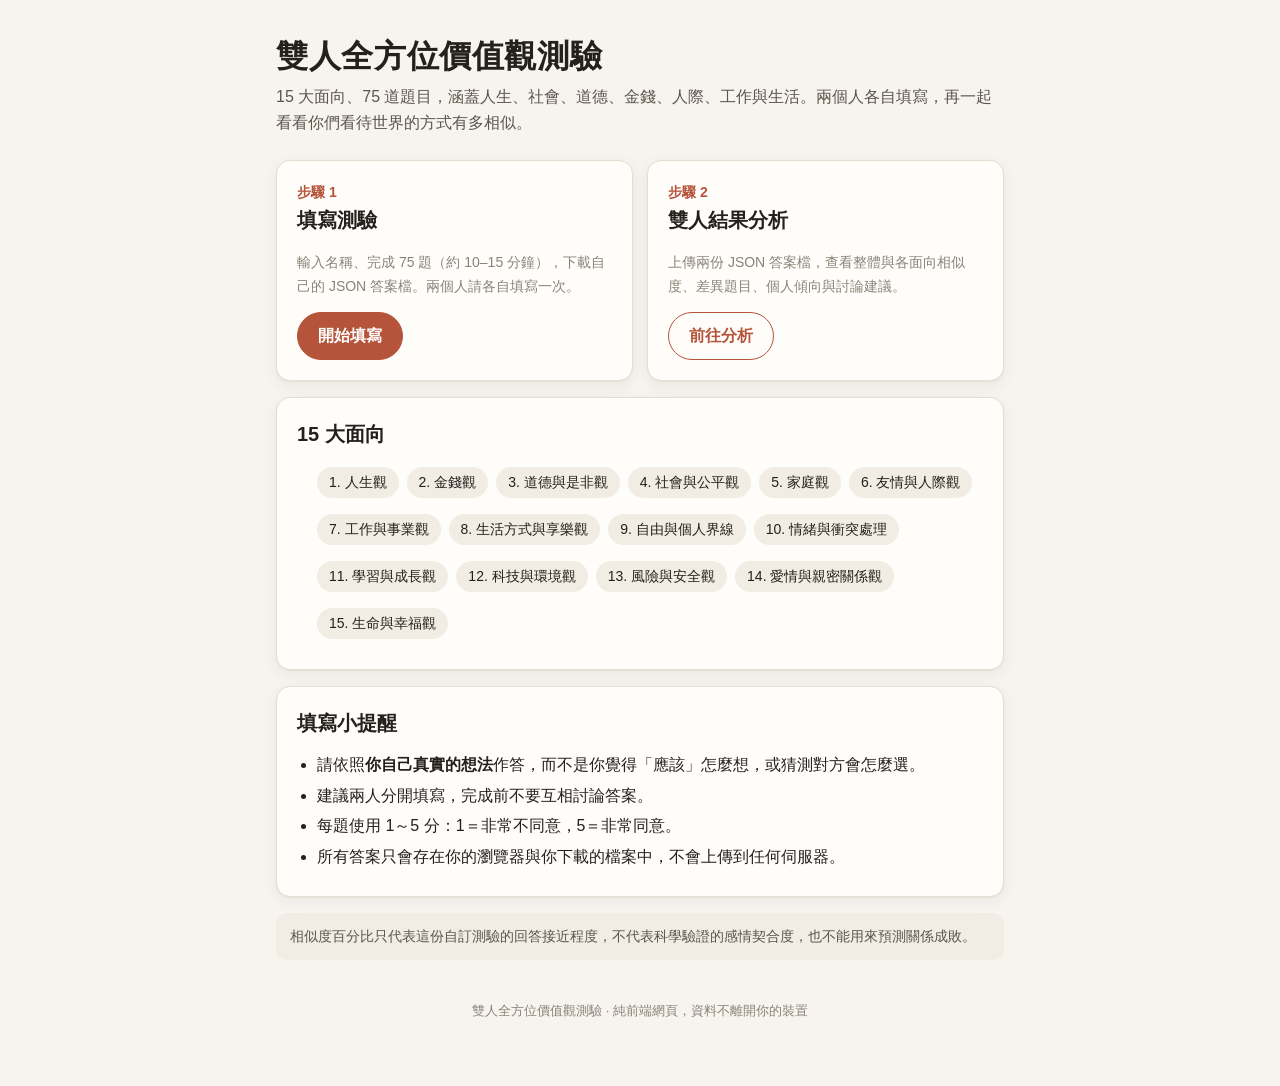
<file: index.html>
<!doctype html>
<html lang="zh-Hant">
<head>
  <meta charset="utf-8">
  <meta name="viewport" content="width=device-width, initial-scale=1">
  <title>雙人價值觀測驗</title>
  <meta name="description" content="15 大面向、75 題的雙人全方位價值觀測驗：各自填寫，再上傳兩份答案比較價值觀相似程度。">
  <link rel="icon" type="image/svg+xml" href="favicon.svg?v=3">
  <link rel="apple-touch-icon" href="apple-touch-icon.png?v=3">
  <link rel="stylesheet" href="css/style.css?v=3">
</head>
<body>
  <div class="wrap">
    <header class="site">
      <h1>雙人全方位價值觀測驗</h1>
      <p class="lead">15 大面向、75 道題目，涵蓋人生、社會、道德、金錢、人際、工作與生活。兩個人各自填寫，再一起看看你們看待世界的方式有多相似。</p>
    </header>

    <div class="choices">
      <a class="choice" href="quiz.html">
        <div class="card">
          <div class="num">步驟 1</div>
          <h2>填寫測驗</h2>
          <p class="muted">輸入名稱、完成 75 題（約 10–15 分鐘），下載自己的 JSON 答案檔。兩個人請各自填寫一次。</p>
          <span class="btn">開始填寫</span>
        </div>
      </a>
      <a class="choice" href="analysis.html">
        <div class="card">
          <div class="num">步驟 2</div>
          <h2>雙人結果分析</h2>
          <p class="muted">上傳兩份 JSON 答案檔，查看整體與各面向相似度、差異題目、個人傾向與討論建議。</p>
          <span class="btn ghost">前往分析</span>
        </div>
      </a>
    </div>

    <div class="card">
      <h2>15 大面向</h2>
      <ul class="dim-list" id="dims"></ul>
    </div>

    <div class="card">
      <h2>填寫小提醒</h2>
      <ul>
        <li>請依照<strong>你自己真實的想法</strong>作答，而不是你覺得「應該」怎麼想，或猜測對方會怎麼選。</li>
        <li>建議兩人分開填寫，完成前不要互相討論答案。</li>
        <li>每題使用 1～5 分：1＝非常不同意，5＝非常同意。</li>
        <li>所有答案只會存在你的瀏覽器與你下載的檔案中，不會上傳到任何伺服器。</li>
      </ul>
    </div>

    <p class="note">相似度百分比只代表這份自訂測驗的回答接近程度，不代表科學驗證的感情契合度，也不能用來預測關係成敗。</p>

    <footer>雙人全方位價值觀測驗 · 純前端網頁，資料不離開你的裝置</footer>
  </div>
  <script src="js/inapp.js?v=3"></script>
  <script src="js/questions.js?v=3"></script>
  <script>
    document.getElementById("dims").innerHTML =
      DIMENSIONS.map(d => `<li>${d.id}. ${d.name}</li>`).join("");
  </script>
</body>
</html>
</file>
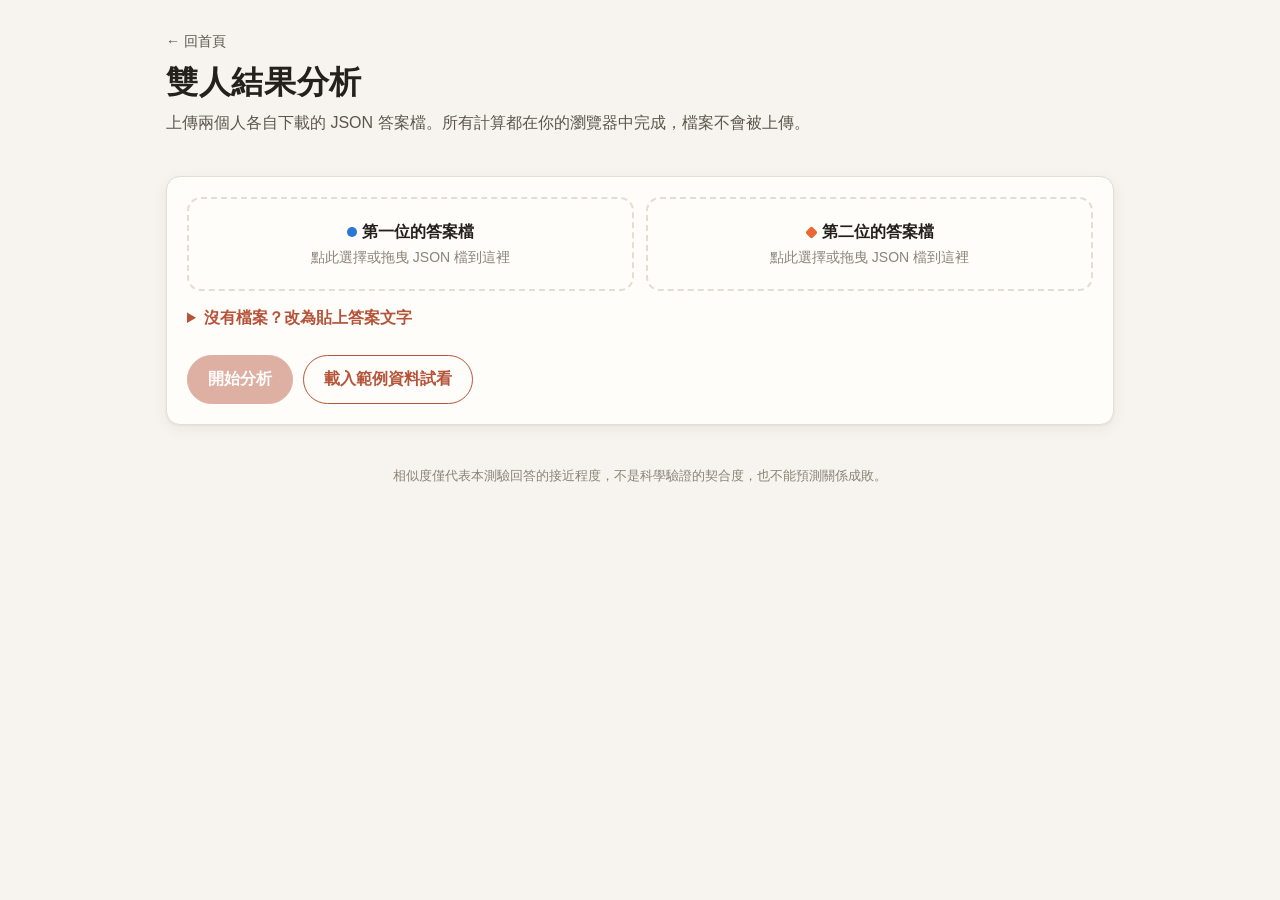
<file: analysis.html>
<!doctype html>
<html lang="zh-Hant">
<head>
  <meta charset="utf-8">
  <meta name="viewport" content="width=device-width, initial-scale=1">
  <title>雙人價值觀分析</title>
  <meta name="description" content="上傳兩份價值觀測驗 JSON 答案檔，比較整體與 15 大面向的相似度、差異與討論建議。">
  <link rel="icon" type="image/svg+xml" href="favicon.svg?v=3">
  <link rel="apple-touch-icon" href="apple-touch-icon.png?v=3">
  <link rel="stylesheet" href="css/style.css?v=3">
</head>
<body>
  <div class="wrap wide">
    <header class="site">
      <a class="back no-print" href="index.html">← 回首頁</a>
      <h1>雙人結果分析</h1>
      <p class="lead">上傳兩個人各自下載的 JSON 答案檔。所有計算都在你的瀏覽器中完成，檔案不會被上傳。</p>
    </header>

    <div class="card no-print" id="upload">
      <div class="upload-grid">
        <label class="drop" id="drop-a">
          <input type="file" accept=".json,application/json" data-slot="0">
          <div class="who"><i class="dot-a" style="display:inline-block;width:10px;height:10px;border-radius:50%"></i> 第一位的答案檔</div>
          <div class="muted" data-status>點此選擇或拖曳 JSON 檔到這裡</div>
        </label>
        <label class="drop" id="drop-b">
          <input type="file" accept=".json,application/json" data-slot="1">
          <div class="who"><i class="dot-b" style="display:inline-block;width:9px;height:9px;border-radius:2px;transform:rotate(45deg);margin:0 2px"></i> 第二位的答案檔</div>
          <div class="muted" data-status>點此選擇或拖曳 JSON 檔到這裡</div>
        </label>
      </div>
      <details class="paste">
        <summary>沒有檔案？改為貼上答案文字</summary>
        <p class="muted">貼上填寫頁「複製答案」產生的文字（或 JSON 檔的內容）。</p>
        <div class="upload-grid">
          <div><label class="field" for="paste-a">第一位</label><textarea id="paste-a" class="code" rows="4" placeholder="雙人價值觀測驗答案&#10;名稱：…&#10;代碼：VQ1-…"></textarea></div>
          <div><label class="field" for="paste-b">第二位</label><textarea id="paste-b" class="code" rows="4" placeholder="雙人價值觀測驗答案&#10;名稱：…&#10;代碼：VQ1-…"></textarea></div>
        </div>
        <div class="btn-row" style="margin-top:10px"><button class="btn ghost" id="use-paste" type="button">使用貼上的答案</button></div>
      </details>
      <p id="upload-msg" role="status" aria-live="polite"></p>
      <div class="btn-row">
        <button class="btn" id="run" type="button" disabled>開始分析</button>
        <button class="btn ghost" id="demo" type="button">載入範例資料試看</button>
      </div>
    </div>

    <div id="report"></div>

    <footer>相似度僅代表本測驗回答的接近程度，不是科學驗證的契合度，也不能預測關係成敗。</footer>
  </div>
  <div class="tip" id="tip"></div>
  <script src="js/inapp.js?v=3"></script>
  <script src="js/questions.js?v=3"></script>
  <script src="js/analysis.js?v=3"></script>
</body>
</html>
</file>
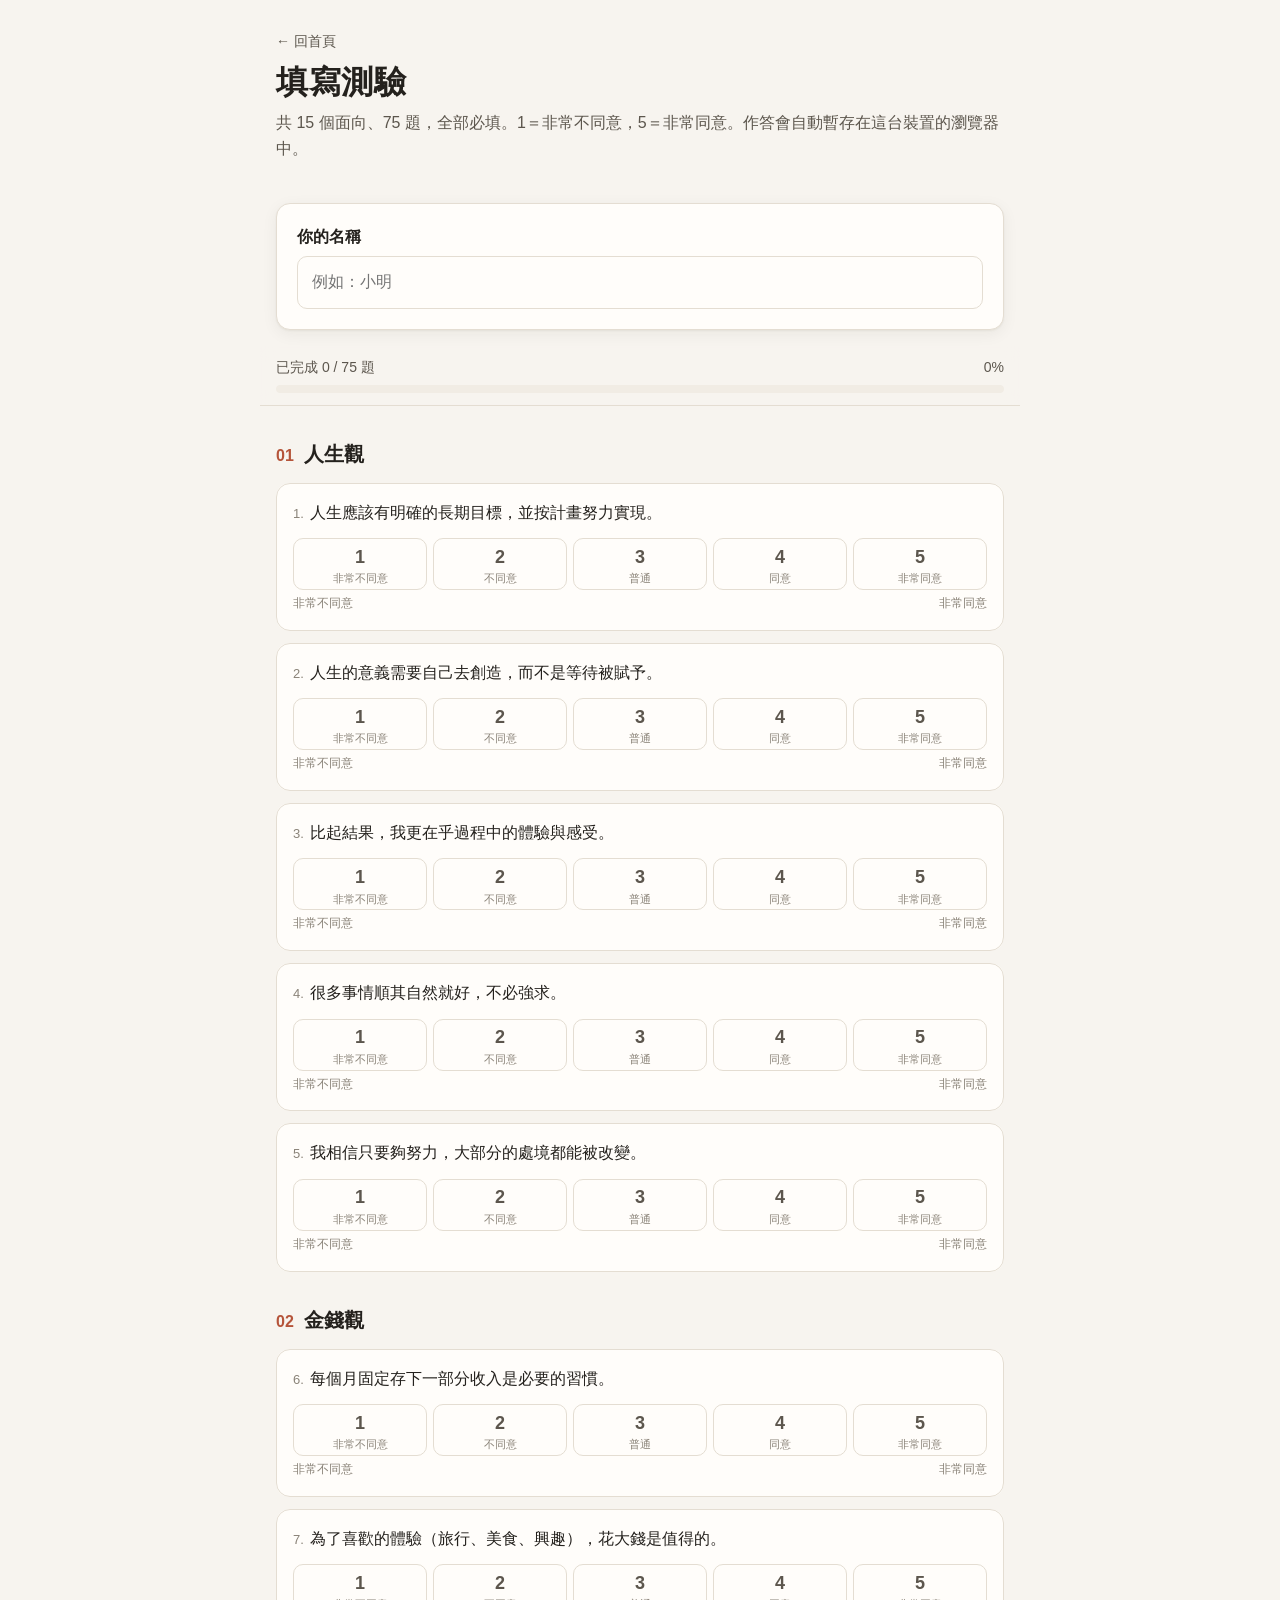
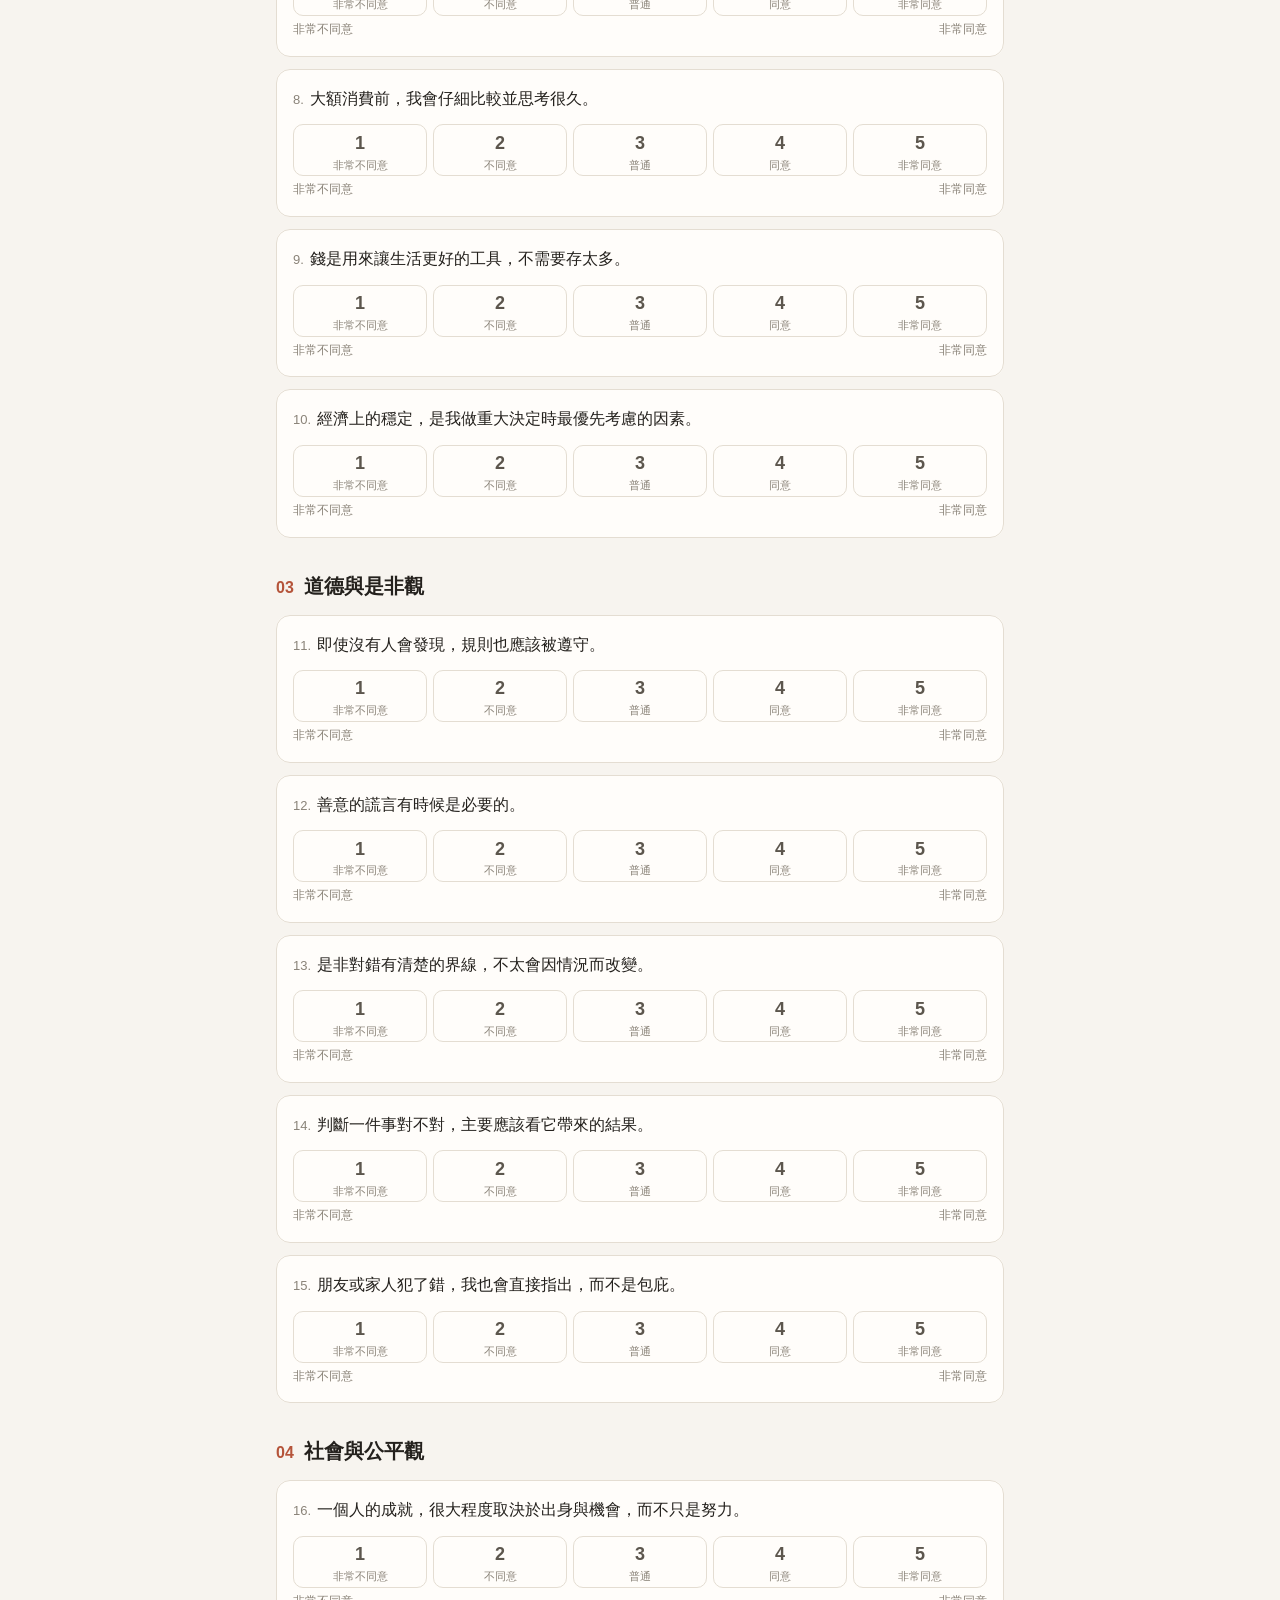
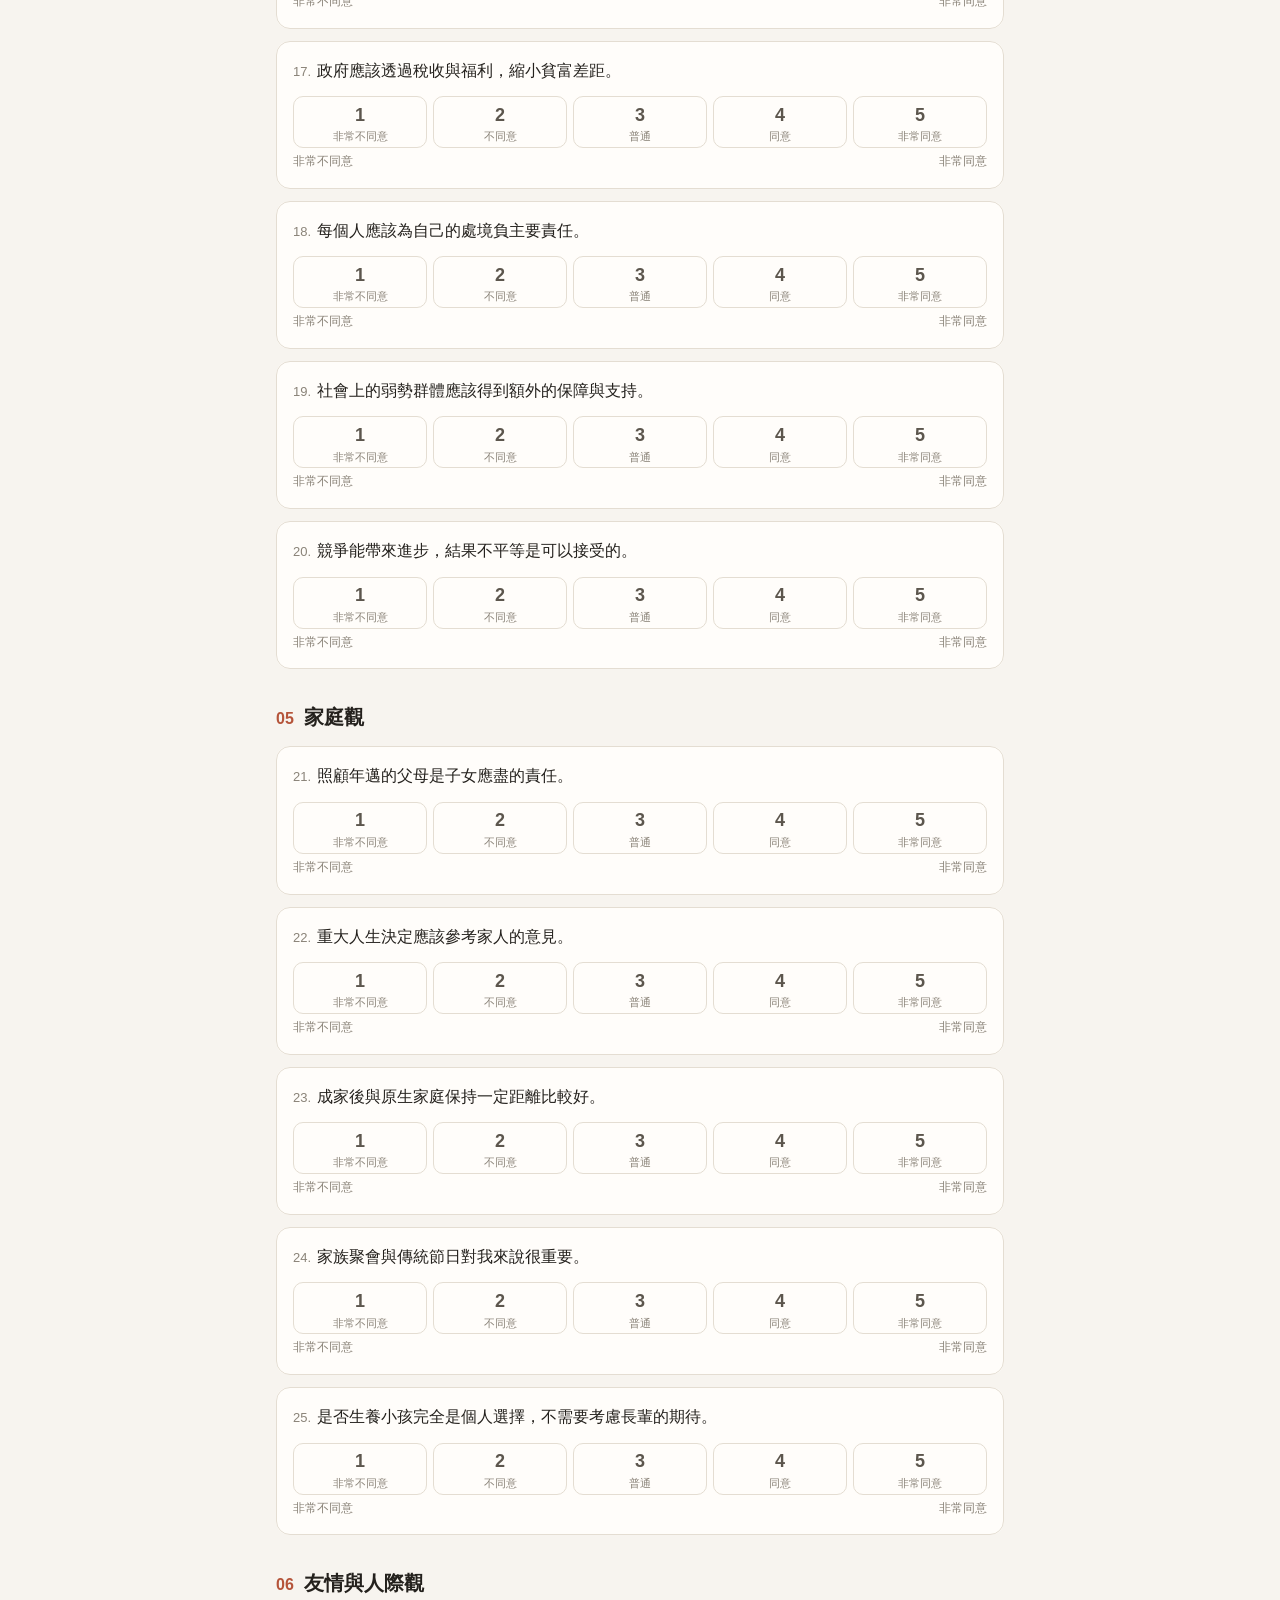
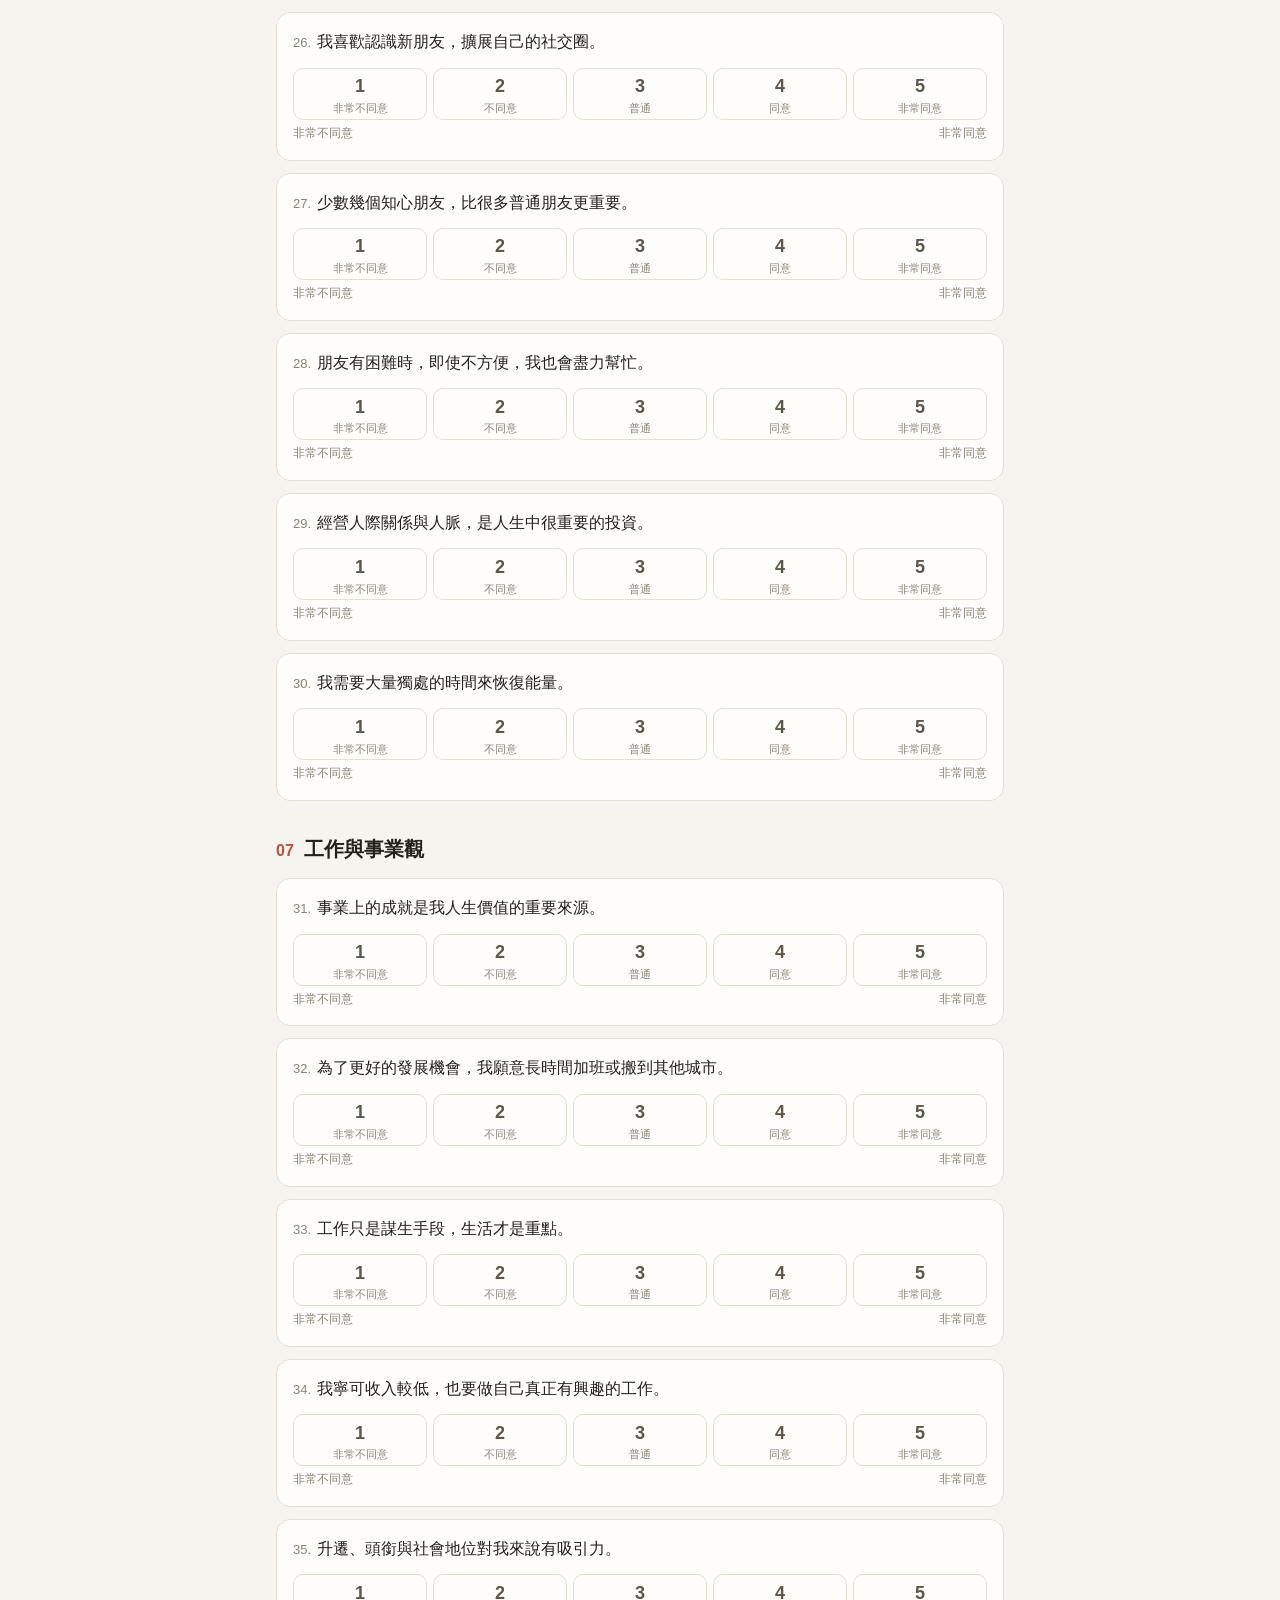
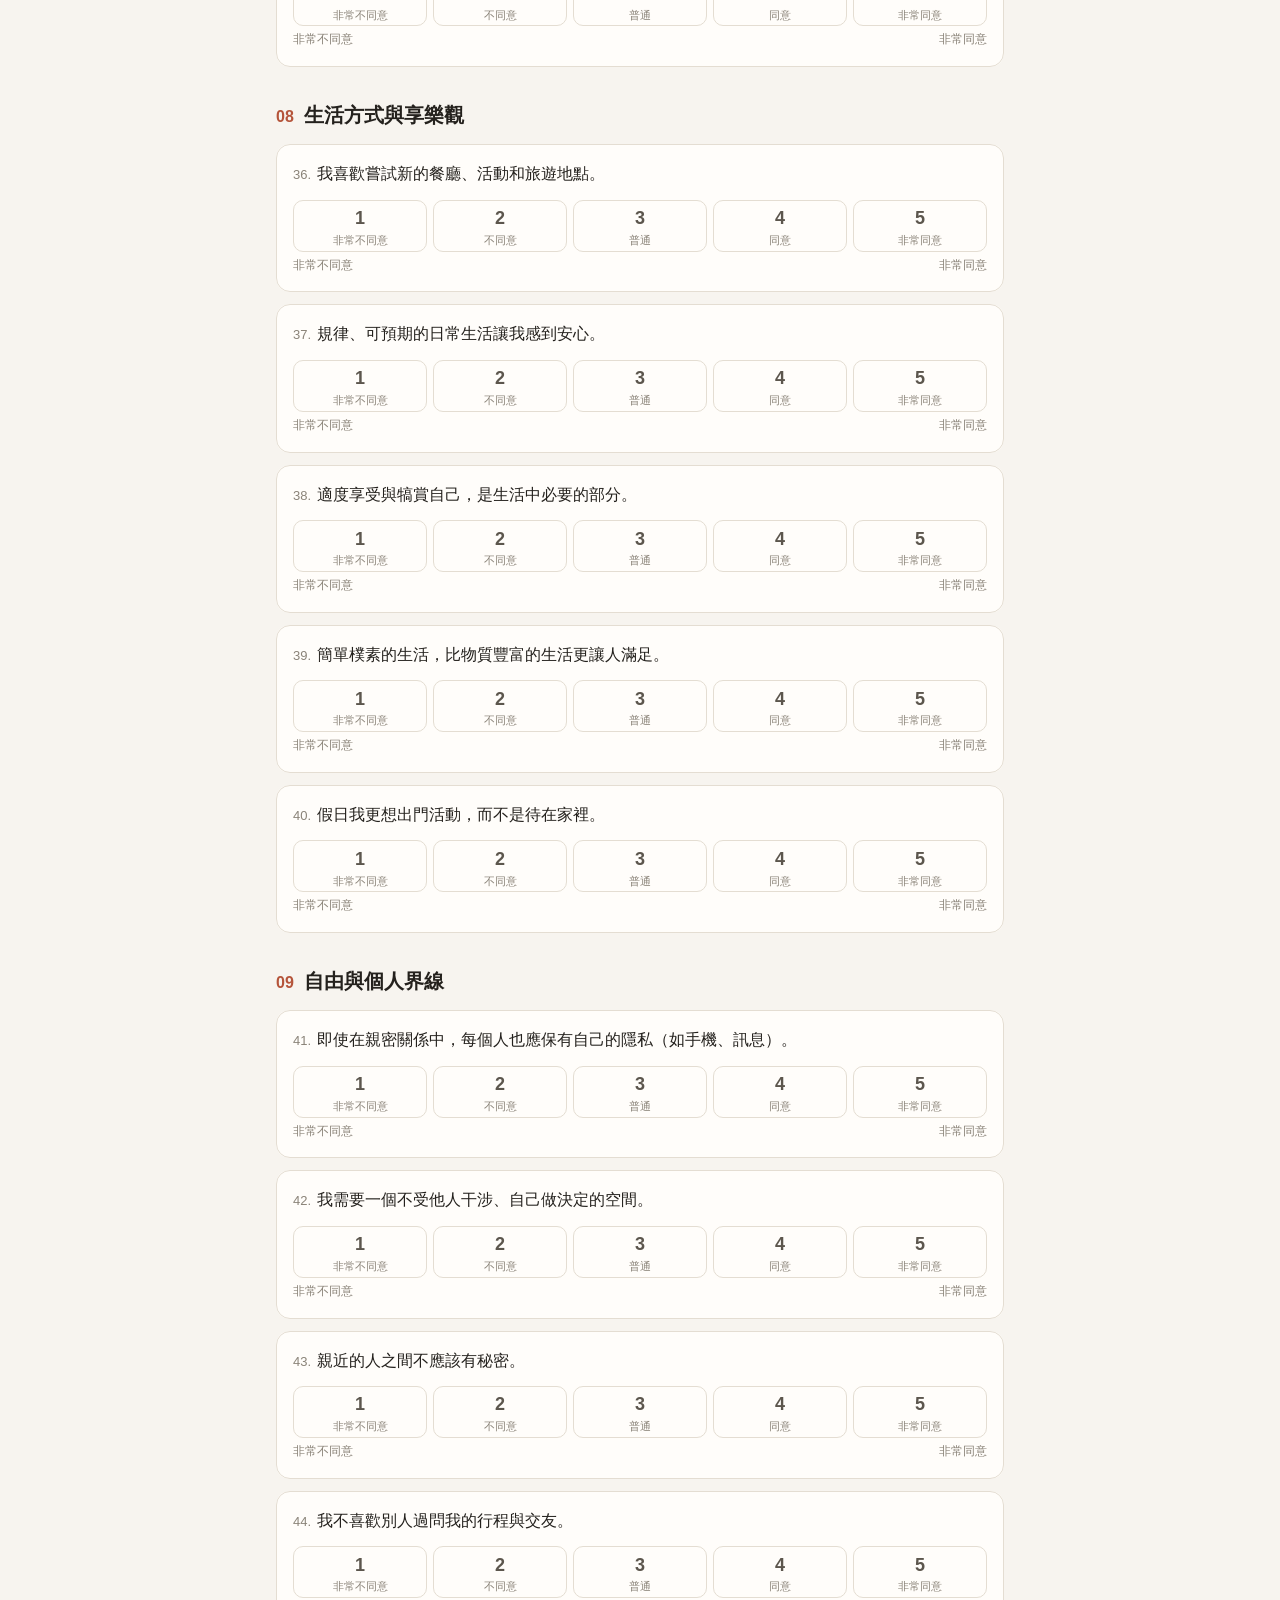
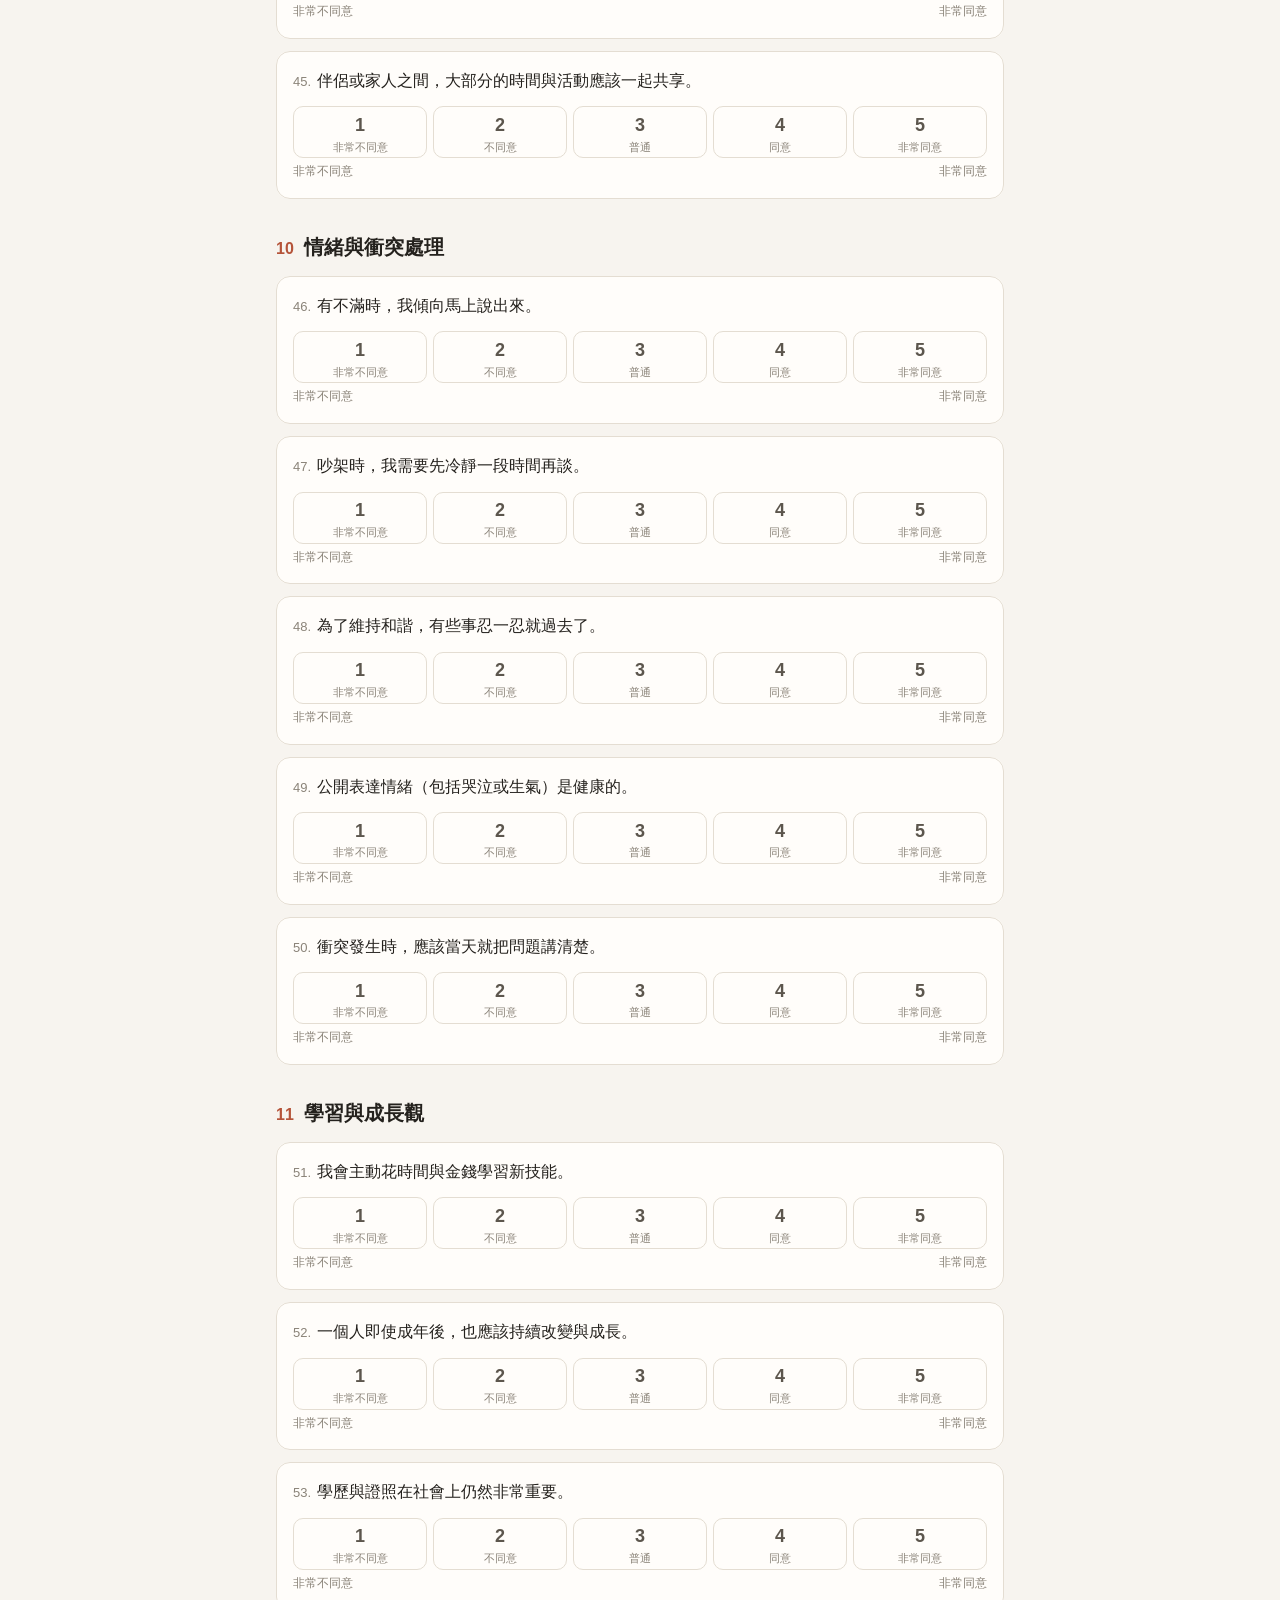
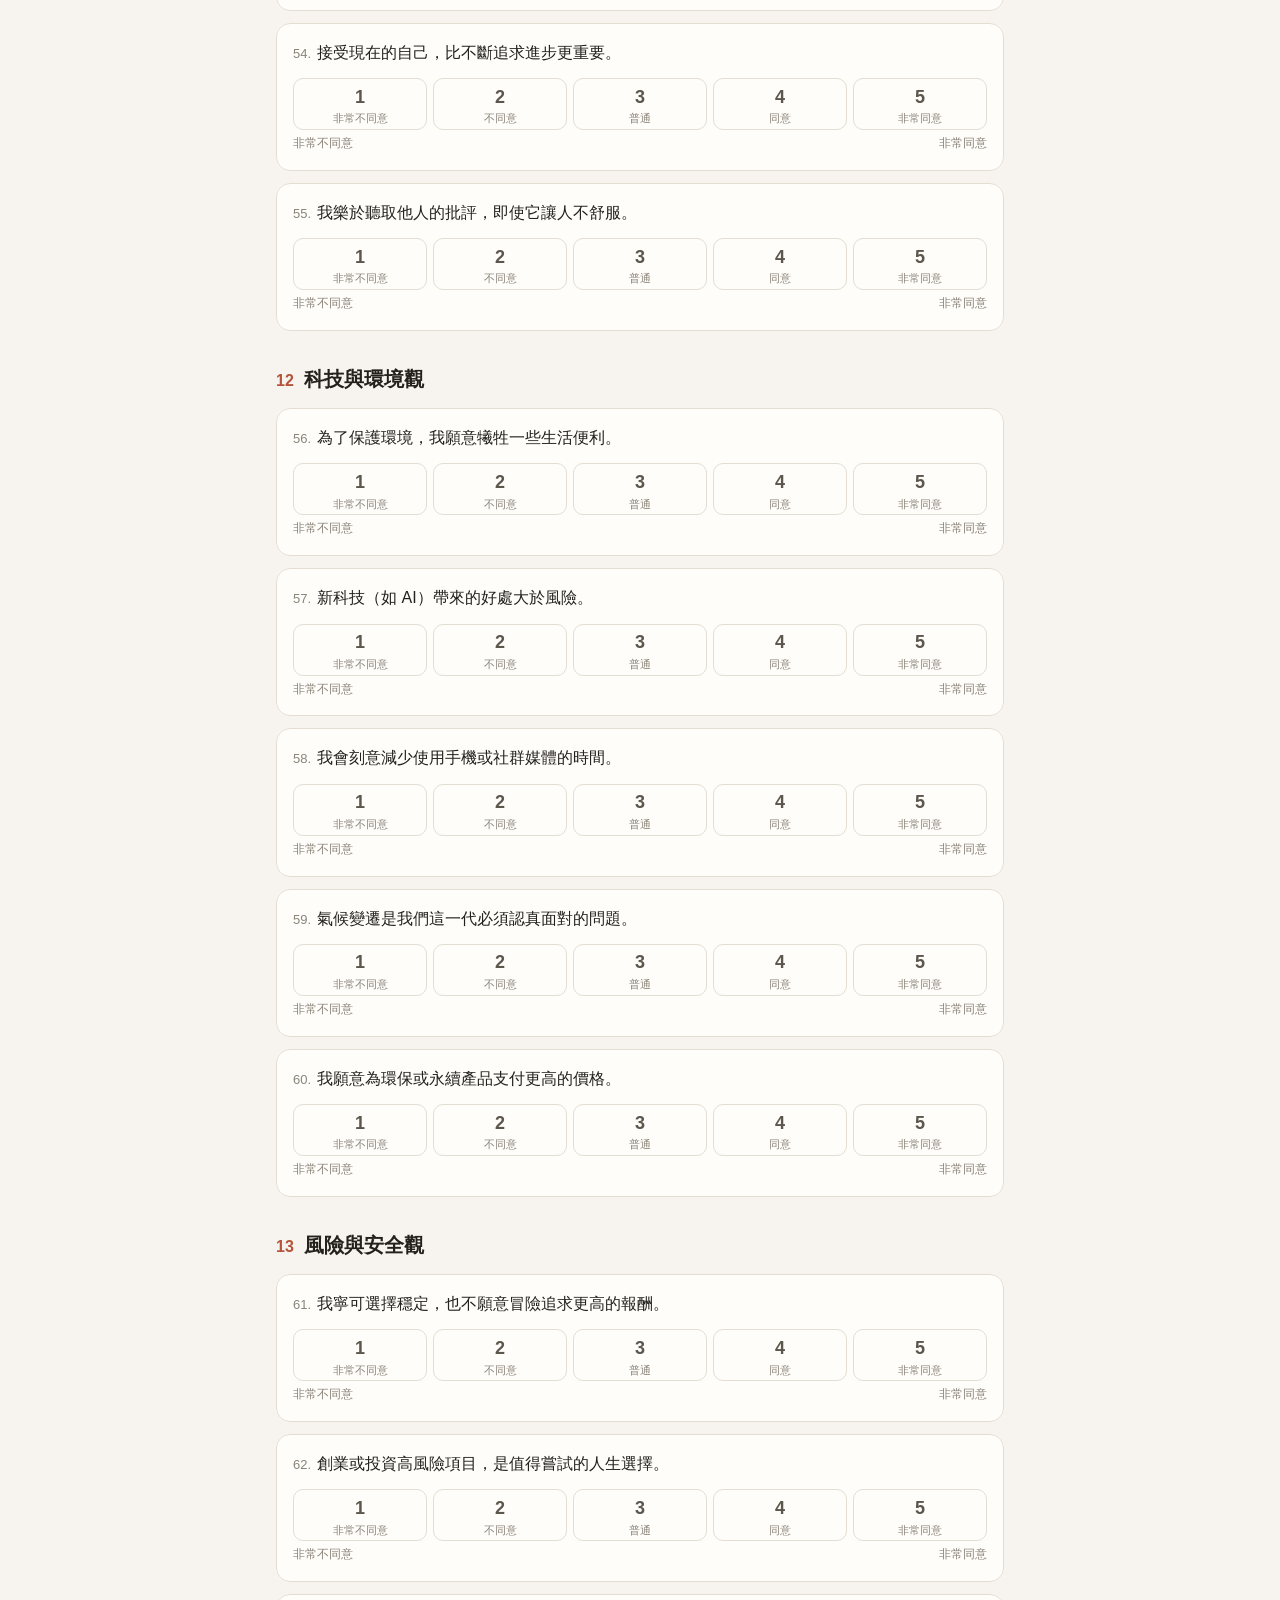
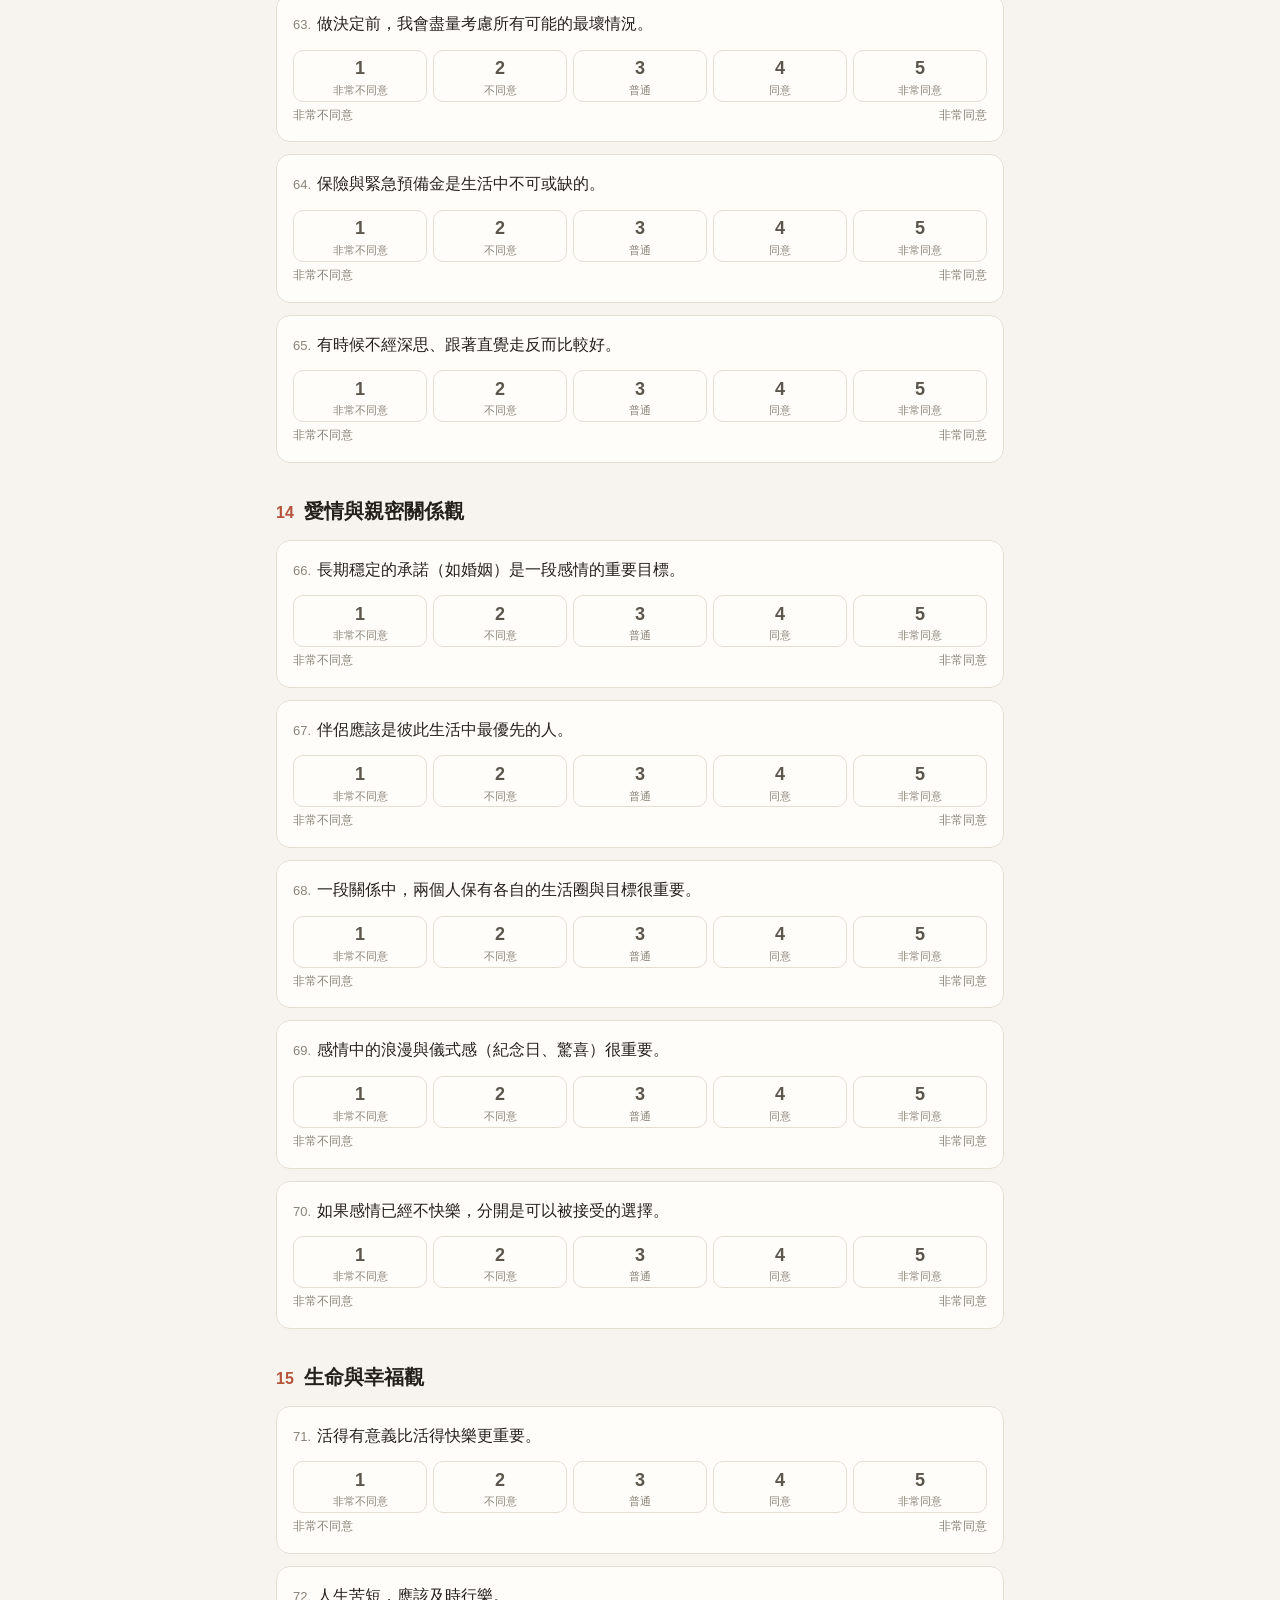
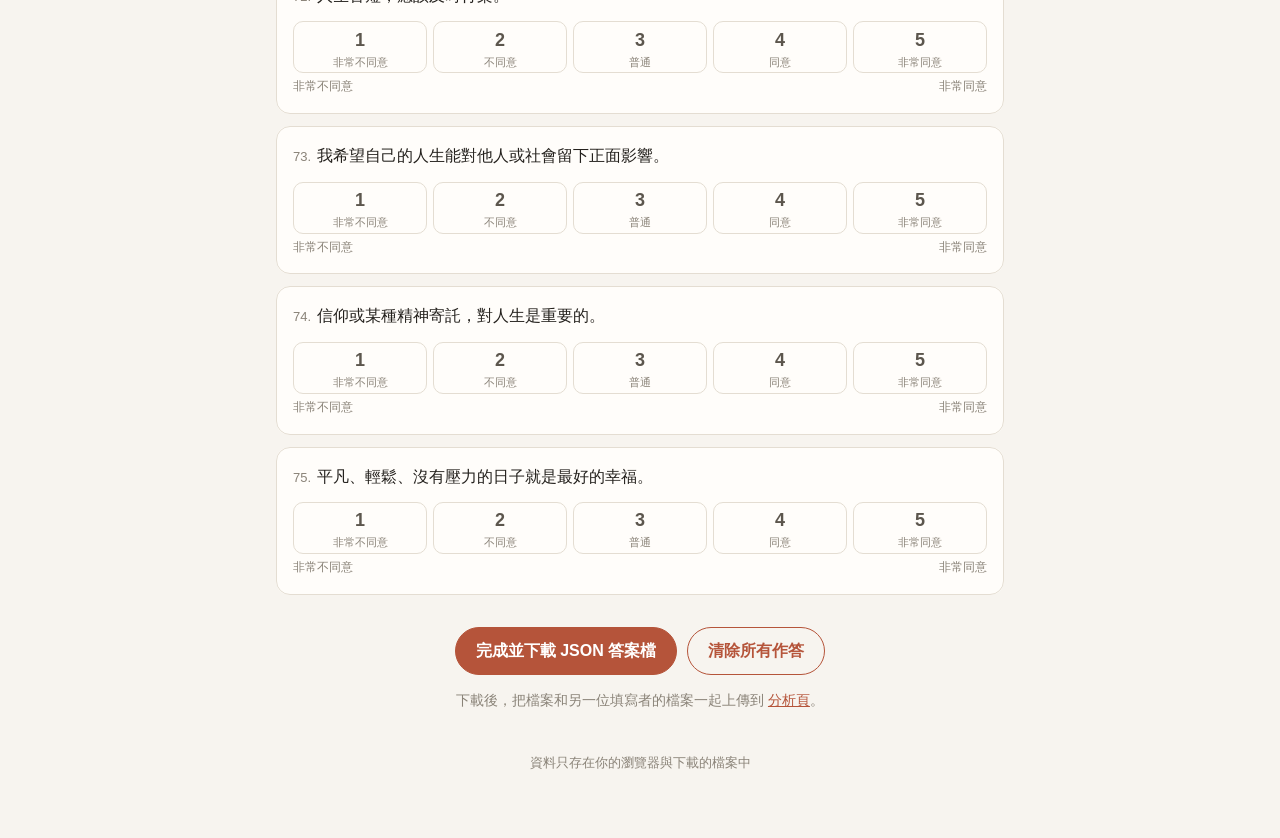
<file: quiz.html>
<!doctype html>
<html lang="zh-Hant">
<head>
  <meta charset="utf-8">
  <meta name="viewport" content="width=device-width, initial-scale=1">
  <title>填寫價值觀測驗</title>
  <meta name="description" content="雙人全方位價值觀測驗：75 題填寫頁。">
  <link rel="icon" type="image/svg+xml" href="favicon.svg?v=3">
  <link rel="apple-touch-icon" href="apple-touch-icon.png?v=3">
  <link rel="stylesheet" href="css/style.css?v=3">
</head>
<body>
  <div class="wrap">
    <header class="site">
      <a class="back" href="index.html">← 回首頁</a>
      <h1>填寫測驗</h1>
      <p class="lead">共 15 個面向、75 題，全部必填。1＝非常不同意，5＝非常同意。作答會自動暫存在這台裝置的瀏覽器中。</p>
    </header>

    <div class="card">
      <label class="field" for="name">你的名稱</label>
      <input type="text" id="name" maxlength="30" placeholder="例如：小明" autocomplete="nickname">
    </div>

    <div class="progress">
      <div class="progress-top"><span id="progress-text">已完成 0 / 75 題</span><span id="progress-pct">0%</span></div>
      <div class="progress-bar"><span id="progress-fill"></span></div>
    </div>

    <form id="quiz" novalidate></form>

    <div class="submit-area">
      <p id="msg" role="status" aria-live="polite"></p>
      <div class="btn-row" style="justify-content:center">
        <button class="btn" id="submit" type="button">完成並下載 JSON 答案檔</button>
        <button class="btn ghost" id="reset" type="button">清除所有作答</button>
      </div>
      <p class="muted">下載後，把檔案和另一位填寫者的檔案一起上傳到 <a href="analysis.html">分析頁</a>。</p>
    </div>

    <div class="card" id="export" hidden>
      <h2>沒有成功下載？</h2>
      <p class="muted">有些手機或 App 內建的瀏覽器會擋下檔案下載。可以改用下面的方式把答案交給對方：</p>
      <div class="btn-row">
        <button class="btn" id="share" type="button" hidden>分享答案檔</button>
        <button class="btn ghost" id="copy" type="button">複製答案</button>
        <button class="btn ghost" id="redownload" type="button">再下載一次</button>
      </div>
      <p id="export-msg" role="status" aria-live="polite"></p>
      <p class="muted">複製後，可以貼到 LINE、備忘錄或訊息傳給對方；在分析頁選擇「貼上答案文字」即可使用。</p>
      <textarea id="export-text" class="code" rows="5" readonly aria-label="答案文字"></textarea>
    </div>

    <footer>資料只存在你的瀏覽器與下載的檔案中</footer>
  </div>
  <script src="js/inapp.js?v=3"></script>
  <script src="js/questions.js?v=3"></script>
  <script src="js/quiz.js?v=3"></script>
</body>
</html>
</file>
<file: css/style.css>
:root {
  color-scheme: light;
  --bg: #f7f4ef;
  --surface: #fffdfa;
  --surface-2: #f1ece4;
  --border: #e4ddd2;
  --text: #24211d;
  --text-2: #5c564d;
  --muted: #8a8378;
  --accent: #b5543a;
  --accent-soft: #f6e3dc;
  --person-a: #2a78d6;
  --person-b: #eb6834;
  --bar: #6f8f72;
  --good: #3c8a4f;
  --warn: #b7791f;
  --bad: #c0463a;
  --shadow: 0 1px 2px rgba(40, 30, 20, .05), 0 4px 16px rgba(40, 30, 20, .06);
  --radius: 14px;
}
@media (prefers-color-scheme: dark) {
  :root:not([data-theme="light"]) {
    color-scheme: dark;
    --bg: #171614;
    --surface: #211f1c;
    --surface-2: #2b2925;
    --border: #3a3732;
    --text: #f3efe8;
    --text-2: #c3bdb2;
    --muted: #8f897e;
    --accent: #e0805f;
    --accent-soft: #3b2a24;
    --person-a: #3987e5;
    --person-b: #d95926;
    --bar: #87a98a;
    --good: #5fb072;
    --warn: #d69d3c;
    --bad: #e06b5f;
    --shadow: 0 1px 2px rgba(0, 0, 0, .3);
  }
}
:root[data-theme="dark"] {
  color-scheme: dark;
  --bg: #171614; --surface: #211f1c; --surface-2: #2b2925; --border: #3a3732;
  --text: #f3efe8; --text-2: #c3bdb2; --muted: #8f897e;
  --accent: #e0805f; --accent-soft: #3b2a24;
  --person-a: #3987e5; --person-b: #d95926; --bar: #87a98a;
  --good: #5fb072; --warn: #d69d3c; --bad: #e06b5f;
  --shadow: 0 1px 2px rgba(0, 0, 0, .3);
}

* { box-sizing: border-box; }
html { -webkit-text-size-adjust: 100%; }
body {
  margin: 0;
  background: var(--bg);
  color: var(--text);
  font-family: -apple-system, BlinkMacSystemFont, "PingFang TC", "Noto Sans TC", "Microsoft JhengHei", sans-serif;
  font-size: 16px;
  line-height: 1.65;
}
a { color: var(--accent); }
.wrap { max-width: 760px; margin: 0 auto; padding: 0 16px 64px; }
.wrap.wide { max-width: 980px; }

header.site {
  padding: 28px 0 8px;
}
header.site .back { font-size: 14px; text-decoration: none; color: var(--text-2); }
h1 { font-size: clamp(24px, 6vw, 32px); line-height: 1.3; margin: 8px 0 6px; letter-spacing: .02em; }
h2 { font-size: 20px; margin: 0 0 12px; }
h3 { font-size: 16px; margin: 18px 0 8px; }
.lead { color: var(--text-2); margin: 0 0 16px; }
.muted { color: var(--muted); font-size: 14px; }

.card {
  background: var(--surface);
  border: 1px solid var(--border);
  border-radius: var(--radius);
  padding: 20px;
  margin: 16px 0;
  box-shadow: var(--shadow);
}
.note {
  background: var(--surface-2);
  border-radius: 10px;
  padding: 12px 14px;
  font-size: 14px;
  color: var(--text-2);
}

.btn {
  display: inline-flex; align-items: center; justify-content: center; gap: 6px;
  min-height: 46px; padding: 10px 20px;
  border-radius: 999px; border: 1px solid var(--accent);
  background: var(--accent); color: #fff;
  font: inherit; font-weight: 600; cursor: pointer; text-decoration: none;
}
.btn.ghost { background: transparent; color: var(--accent); }
.btn:disabled { opacity: .45; cursor: not-allowed; }
.btn-row { display: flex; flex-wrap: wrap; gap: 10px; }

label.field { display: block; font-weight: 600; margin-bottom: 6px; }
input[type="text"] {
  width: 100%; font: inherit; padding: 12px 14px;
  border: 1px solid var(--border); border-radius: 10px;
  background: var(--surface); color: var(--text);
}
input[type="text"]:focus { outline: 2px solid var(--accent); outline-offset: 1px; }

/* 首頁 */
.choices { display: grid; gap: 14px; grid-template-columns: 1fr; }
@media (min-width: 640px) { .choices { grid-template-columns: 1fr 1fr; } }
.choice { display: block; text-decoration: none; color: inherit; }
.choice .card { height: 100%; margin: 0; transition: transform .15s; }
.choice:hover .card { transform: translateY(-2px); }
.choice .num { color: var(--accent); font-weight: 700; font-size: 14px; }
.dim-list { display: flex; flex-wrap: wrap; gap: 8px; padding: 0; list-style: none; margin: 0; }
.dim-list li { background: var(--surface-2); padding: 4px 12px; border-radius: 999px; font-size: 14px; }

/* 進度 */
.progress {
  position: sticky; top: 0; z-index: 10;
  background: color-mix(in srgb, var(--bg) 92%, transparent);
  backdrop-filter: blur(8px);
  padding: 10px 0 12px;
  margin: 0 -16px; padding-left: 16px; padding-right: 16px;
  border-bottom: 1px solid var(--border);
}
.progress-top { display: flex; justify-content: space-between; font-size: 14px; color: var(--text-2); margin-bottom: 6px; }
.progress-bar { height: 8px; background: var(--surface-2); border-radius: 999px; overflow: hidden; }
.progress-bar span { display: block; height: 100%; width: 0; background: var(--accent); border-radius: 999px; transition: width .25s; }

/* 題目 */
.section-title { display: flex; align-items: baseline; gap: 10px; margin: 32px 0 4px; }
.section-title .idx { color: var(--accent); font-weight: 700; }
.section-title h2 { margin: 0; }
.q {
  background: var(--surface); border: 1px solid var(--border); border-radius: var(--radius);
  padding: 16px; margin: 12px 0;
}
.q.missing { border-color: var(--bad); box-shadow: 0 0 0 2px color-mix(in srgb, var(--bad) 25%, transparent); }
.q p { margin: 0 0 12px; font-weight: 500; }
.q .qn { color: var(--muted); font-size: 13px; margin-right: 6px; font-weight: 400; }
.scale { display: grid; grid-template-columns: repeat(5, 1fr); gap: 6px; }
.scale input { position: absolute; opacity: 0; pointer-events: none; }
.scale label {
  display: flex; flex-direction: column; align-items: center; justify-content: center;
  min-height: 52px; border: 1px solid var(--border); border-radius: 10px;
  cursor: pointer; background: var(--surface); user-select: none;
  font-size: 18px; font-weight: 700; color: var(--text-2);
}
.scale label small { font-size: 11px; font-weight: 400; color: var(--muted); line-height: 1.2; text-align: center; }
.scale input:checked + label { background: var(--accent); border-color: var(--accent); color: #fff; }
.scale input:checked + label small { color: #fff; }
.scale input:focus-visible + label { outline: 2px solid var(--accent); outline-offset: 2px; }
.scale-legend { display: flex; justify-content: space-between; font-size: 12px; color: var(--muted); margin-top: 4px; }
@media (max-width: 420px) { .scale label small { display: none; } }

.submit-area { text-align: center; margin-top: 32px; }
.error { color: var(--bad); font-weight: 600; }
.success { color: var(--good); font-weight: 600; }

/* 分析頁 */
.upload-grid { display: grid; gap: 12px; grid-template-columns: 1fr; }
@media (min-width: 640px) { .upload-grid { grid-template-columns: 1fr 1fr; } }
.drop {
  border: 2px dashed var(--border); border-radius: var(--radius);
  padding: 20px; text-align: center; cursor: pointer; background: var(--surface);
  display: block;
}
.drop.ok { border-style: solid; border-color: var(--good); }
.drop input { display: none; }
.drop .who { font-weight: 700; }

.hero { display: grid; gap: 16px; grid-template-columns: 1fr; align-items: center; }
@media (min-width: 640px) { .hero { grid-template-columns: 200px 1fr; } }
.big-num { font-size: 56px; font-weight: 800; line-height: 1; letter-spacing: -.02em; }
.big-num small { font-size: 24px; }

.legend { display: flex; gap: 16px; flex-wrap: wrap; font-size: 14px; color: var(--text-2); }
.legend i { display: inline-block; width: 0; height: 0; border: 6px solid; border-radius: 50%; margin-right: 8px; vertical-align: -1px; }
.legend i.dot-b { border-width: 5px; border-radius: 1px; transform: rotate(45deg); margin-left: 1px; }
.dot-a { border-color: var(--person-a) !important; background: var(--person-a); }
.dot-b { border-color: var(--person-b) !important; background: var(--person-b); }

.table-wrap { overflow-x: auto; -webkit-overflow-scrolling: touch; }
table { width: 100%; border-collapse: collapse; font-size: 14px; }
th, td { text-align: left; padding: 9px 8px; border-bottom: 1px solid var(--border); vertical-align: top; }
th { color: var(--text-2); font-weight: 600; white-space: nowrap; }
td.num, th.num { text-align: right; font-variant-numeric: tabular-nums; white-space: nowrap; }
.tag { display: inline-block; padding: 1px 8px; border-radius: 999px; font-size: 12px; background: var(--surface-2); color: var(--text-2); white-space: nowrap; }
.tag.core { background: var(--accent-soft); color: var(--accent); }

.bars .row { display: grid; grid-template-columns: 112px 1fr 48px; gap: 8px; align-items: center; margin: 6px 0; font-size: 14px; }
.bars .track { height: 14px; border: 1px solid var(--border); background: var(--surface-2); border-radius: 4px; position: relative; overflow: hidden; }
.bars .fill { height: 0; border-top: 12px solid var(--bar); border-radius: 3px; }
.bars .val { text-align: right; font-variant-numeric: tabular-nums; color: var(--text-2); }
.bars .row:hover .fill { filter: brightness(1.1); }

.chart svg { width: 100%; max-width: 560px; height: auto; display: block; }
.chart text { fill: var(--text-2); font-size: 11px; }
.tip {
  position: fixed; pointer-events: none; z-index: 50;
  background: var(--text); color: var(--bg); font-size: 13px;
  padding: 6px 10px; border-radius: 8px; max-width: 260px; display: none;
}

.persona-grid { display: grid; gap: 14px; grid-template-columns: 1fr; }
@media (min-width: 720px) { .persona-grid { grid-template-columns: 1fr 1fr; } }
.persona { border-top: 4px solid var(--person-a); }
.persona.b { border-top-color: var(--person-b); }
.persona ul, .card ul { padding-left: 20px; margin: 6px 0; }
.persona li, .card li { margin: 4px 0; }

.answer-pill { display: inline-block; min-width: 24px; text-align: center; padding: 0 6px; border: 2px solid; border-radius: 6px; font-weight: 700; color: #fff; }
.answer-pill.a { background: var(--person-a); border-color: var(--person-a); border-radius: 999px; }
.answer-pill.b { background: var(--person-b); border-color: var(--person-b); border-radius: 2px; }

.toc { display: flex; flex-wrap: wrap; gap: 6px; font-size: 13px; }
.toc a { text-decoration: none; background: var(--surface-2); color: var(--text-2); padding: 3px 10px; border-radius: 999px; }

footer { text-align: center; color: var(--muted); font-size: 13px; margin-top: 40px; }

@media print {
  .no-print, .progress, .tip { display: none !important; }
  body { background: #fff; }
  .card { box-shadow: none; break-inside: avoid; }
}

fieldset.q { min-width: 0; }
details summary { cursor: pointer; color: var(--accent); font-weight: 600; margin-bottom: 8px; }

/* 傾向位置圖（啞鈴圖） */
.db { margin-top: 10px; }
.db-row { padding: 10px 0; border-bottom: 1px solid var(--border); }
.db-row:last-child { border-bottom: 0; }
.db-name { font-size: 14px; }
.db-poles { display: flex; justify-content: space-between; gap: 12px; font-size: 12px; color: var(--muted); margin: 2px 0 6px; }
.db-poles span:last-child { text-align: right; }
.db-track { position: relative; height: 18px; margin: 0 9px; }
.db-track::before { content: ""; position: absolute; left: 0; right: 0; top: 8px; height: 0; border-top: 2px solid var(--surface-2); }
.db-mid { position: absolute; left: 50%; top: 3px; width: 0; height: 12px; border-left: 1px solid var(--border); }
.db-seg { position: absolute; top: 8px; height: 0; border-top: 2px solid var(--muted); }
.db-dot {
  position: absolute; top: 1px; width: 16px; height: 16px; margin-left: -8px;
  border-radius: 50%; box-shadow: 0 0 0 2px var(--surface); cursor: pointer;
}
.db-dot::after { content: ""; position: absolute; inset: -8px; }
.db-dot.a { background: none; width: 0; height: 0; border: 8px solid var(--person-a); }
.db-dot.b { background: none; width: 0; height: 0; border: 6.5px solid var(--person-b); margin-left: -6.5px; margin-top: 1.5px; border-radius: 2px; transform: rotate(45deg); }

/* 手機：表格改為卡片 */
@media (max-width: 640px) {
  table.stack thead { display: none; }
  table.stack tr { display: block; padding: 10px 0; border-bottom: 1px solid var(--border); }
  table.stack td { display: flex; gap: 10px; border: 0; padding: 3px 0; text-align: left; white-space: normal; }
  table.stack td::before { content: attr(data-label); flex: 0 0 64px; color: var(--muted); font-size: 12px; padding-top: 2px; }
  table.stack td.num { text-align: left; }
}

textarea.code {
  width: 100%; font: 13px/1.5 ui-monospace, SFMono-Regular, Menlo, monospace;
  padding: 10px 12px; border: 1px solid var(--border); border-radius: 10px;
  background: var(--surface); color: var(--text); resize: vertical;
}
details.paste { margin-top: 14px; }
.inapp { border-color: var(--warn); }
.inapp p { margin: 6px 0 10px; font-size: 14px; }

/* 列印：瀏覽器預設不印背景色，所以圖形一律用邊框繪製；
   這裡再固定淺色配色、加深文字，避免印出來太淡 */
@media print {
  :root, :root:not([data-theme="light"]), :root[data-theme="dark"] {
    color-scheme: light;
    --bg: #fff; --surface: #fff; --surface-2: #d6d0c6; --border: #b9b1a4;
    --text: #000; --text-2: #222; --muted: #444;
    --accent: #9c3f27; --accent-soft: #f6e3dc;
    --person-a: #1f5fae; --person-b: #d9531a; --bar: #4f6f52;
  }
  * { -webkit-print-color-adjust: exact; print-color-adjust: exact; }
  body, .lead, .muted, .note, .db-poles, .bars .val, th, .tag { color: var(--text-2) !important; }
  .card, .q { border-color: var(--border); }
  .note, .tag { background: none !important; border: 1px solid var(--border); }
  /* 答案框改成白底黑字＋彩色粗框：就算背景色沒印出來，數字也看得到 */
  .answer-pill { background: none !important; color: #000 !important; border-width: 2px; }
  .db-row, .bars .row, tr, li { break-inside: avoid; }
  .card { break-inside: auto; }
}
</file>
